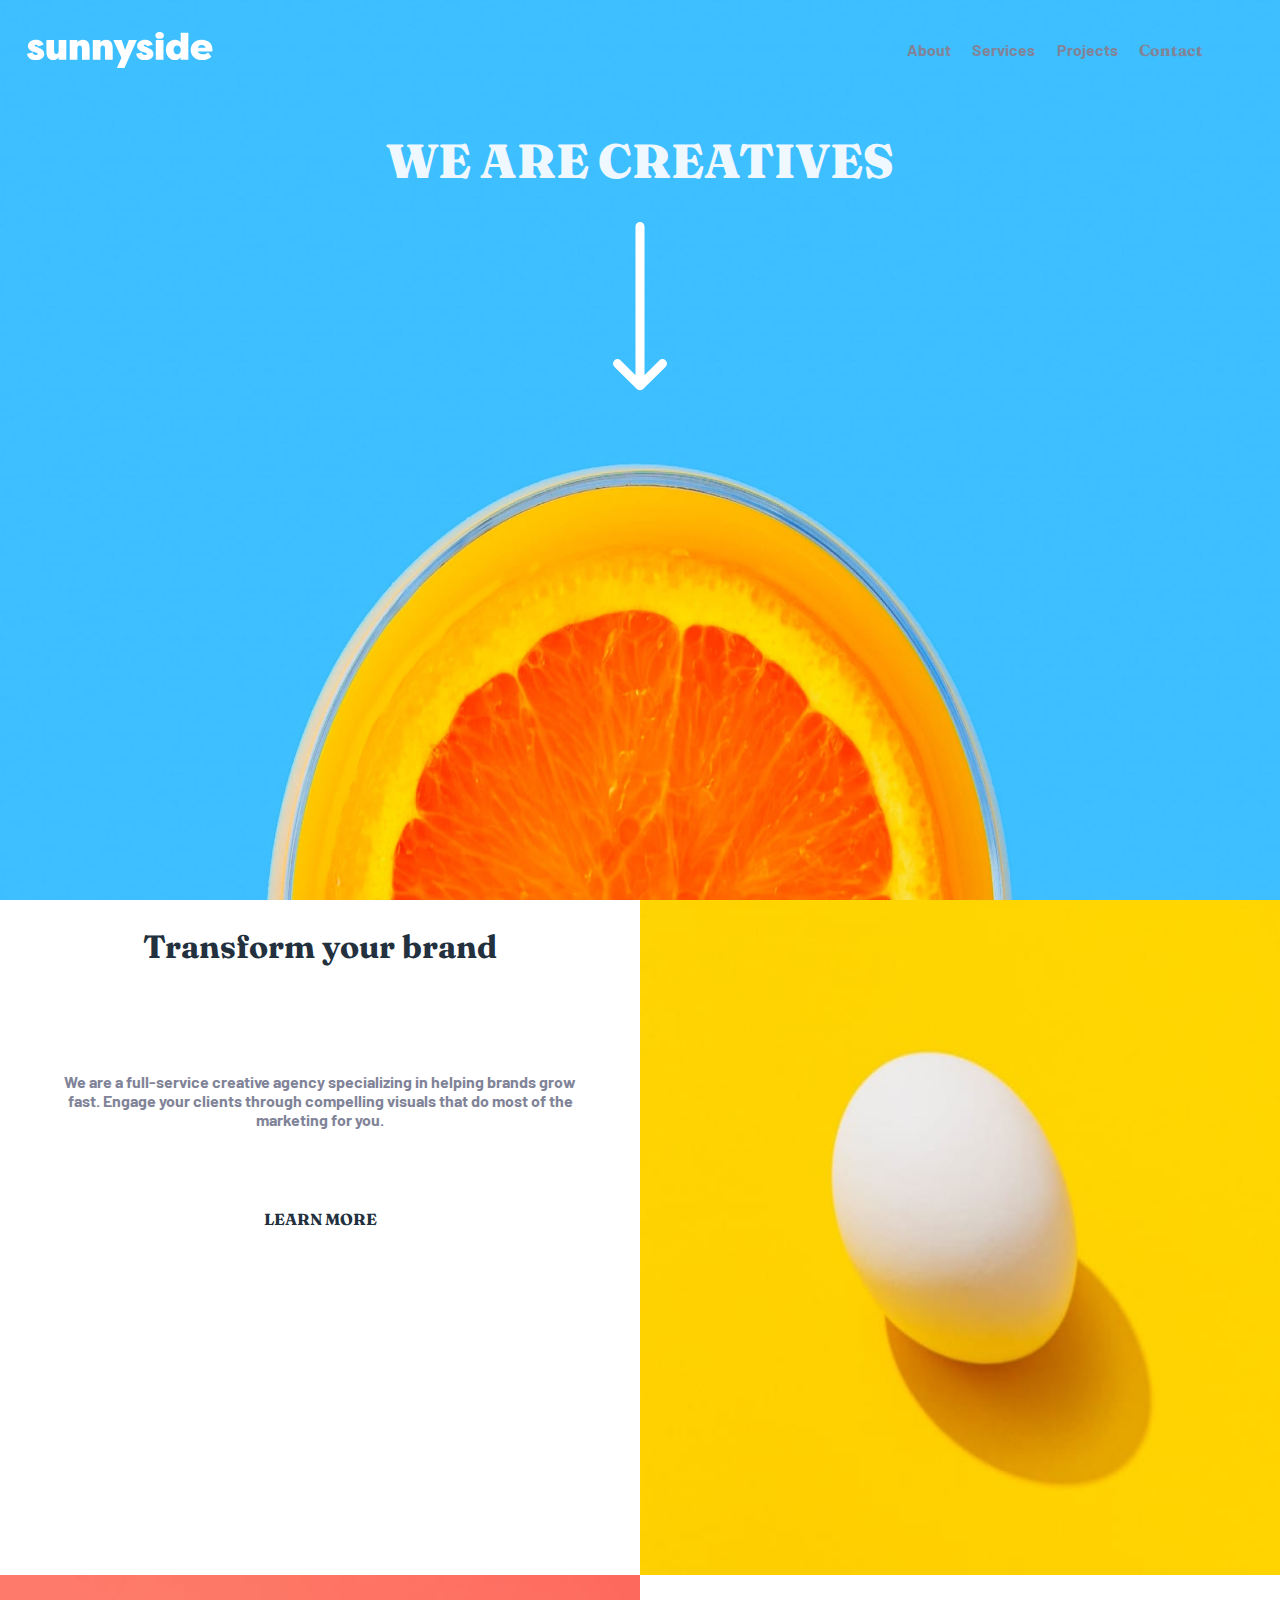
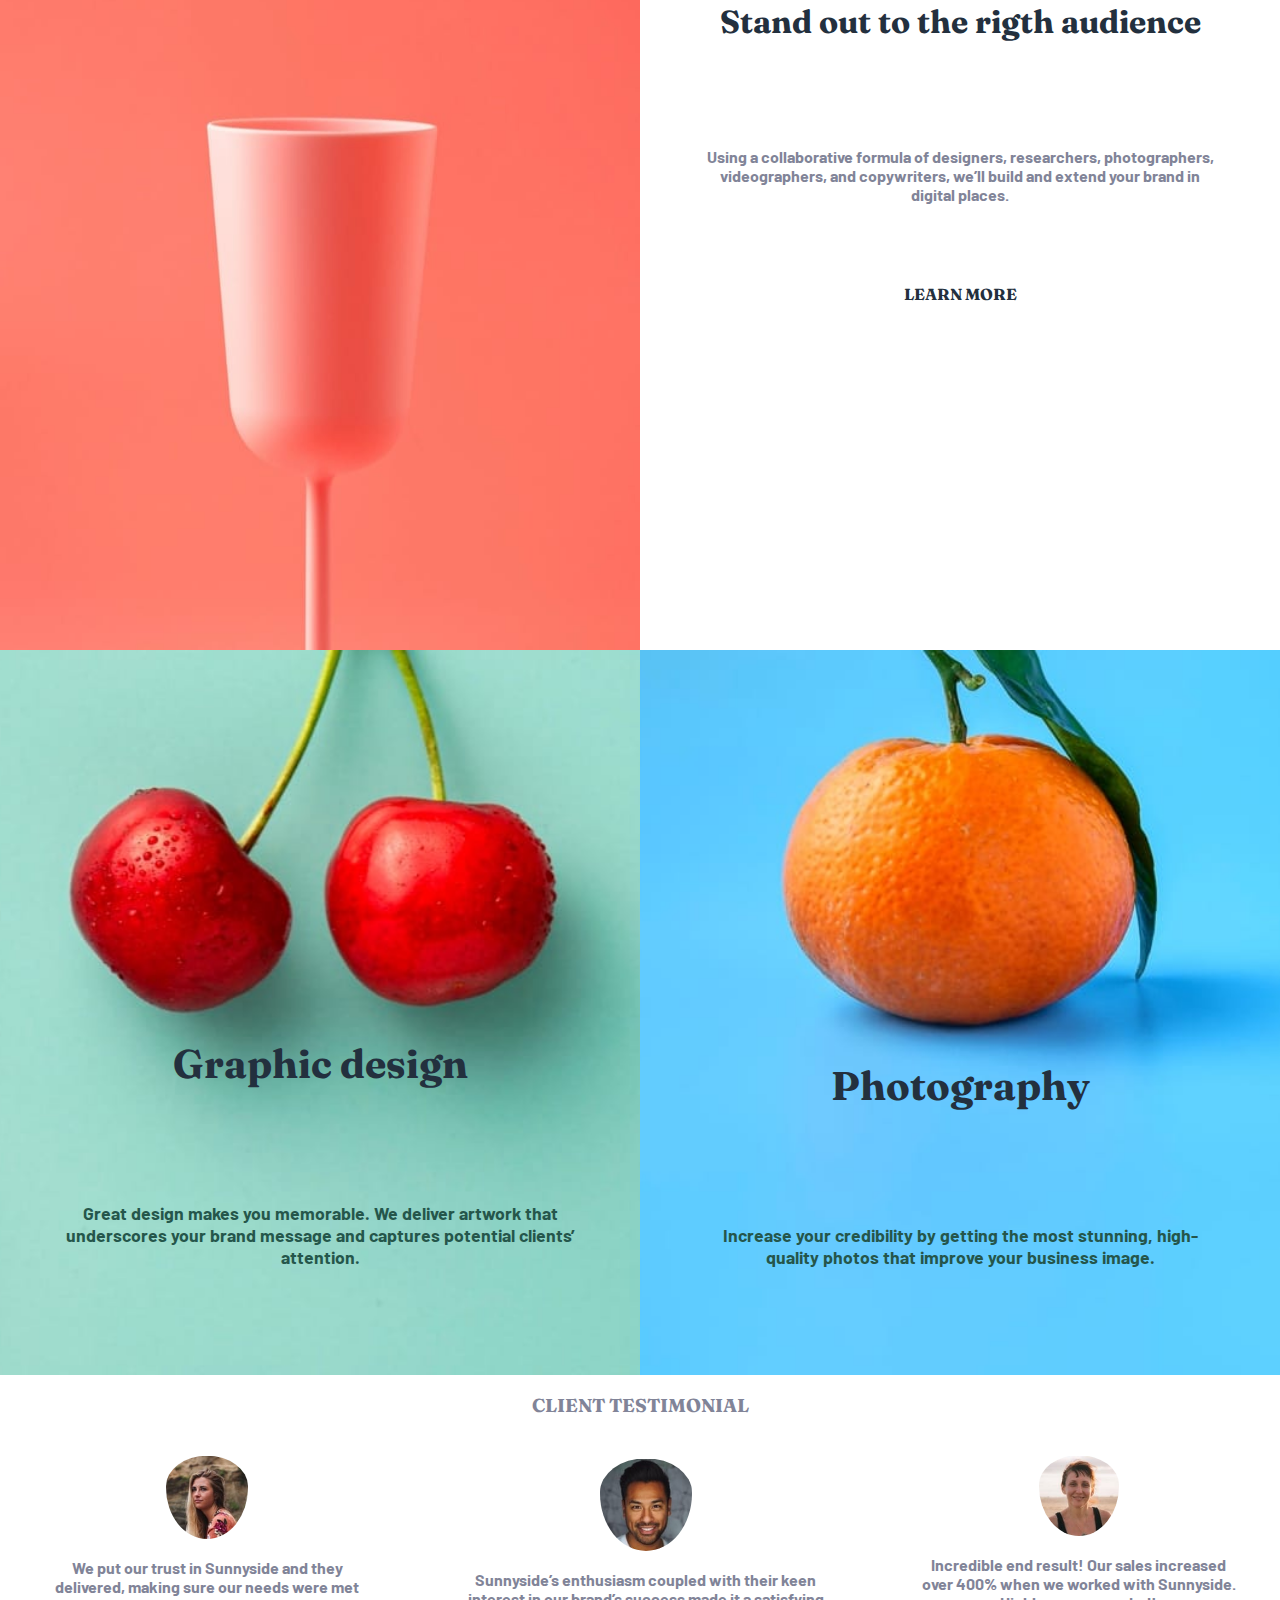
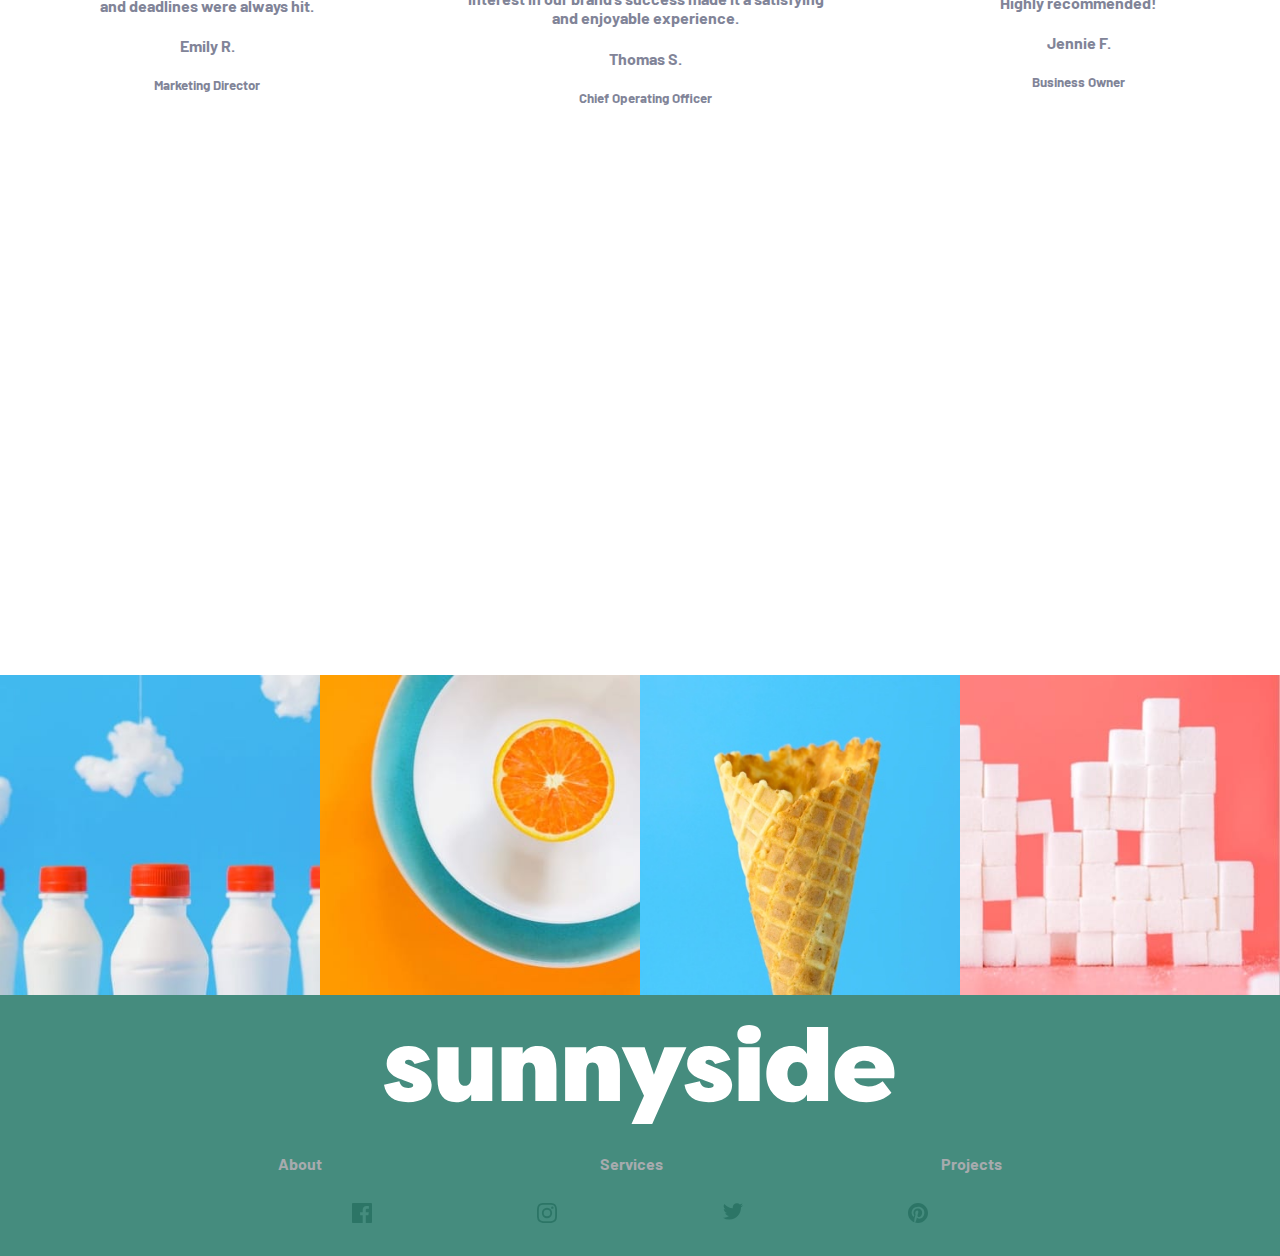
<file: index.html>
<!DOCTYPE html>
<html lang="en">
	<head>
		<meta charset="UTF-8" />
		<meta name="viewport" content="width=device-width, initial-scale=1.0" />
		<link rel="preconnect" href="https://fonts.googleapis.com">
		<link rel="preconnect" href="https://fonts.gstatic.com" crossorigin>
		<link href="https://fonts.googleapis.com/css2?family=Barlow:wght@600&family=Fraunces:opsz,wght@9..144,700;9..144,900&display=swap" rel="stylesheet">
		<link rel="stylesheet" href="./css/style.css" />
		<title>Example - Sunnyside</title>
	</head>
	<body class="flexCol barlow">
		<header class="flexCol">
			<nav class="flexRow">
				<img id="logoImage" src="./images/logo.svg" alt="Sunnyside logo">
				<div class="flexCol navbarLinks barlow oculto" id="navbarLinks">
					<div id="triangle"></div>
					<a href="#">About</a>
					<a href="#">Services</a>
					<a href="#">Projects</a>
					<a href="#" class="fraunces" id="contactButton">Contact</a>
				</div>
				<img id="menuImage" src="./images/icon-hamburger.svg" alt="menu icon">
			</nav>
			<div id="heroContainer" >
				<h1 id="mainTitle" class="fraunces">WE ARE CREATIVES</h1>
				<img id="arrowDownImage" src="./images/icon-arrow-down.svg" alt="arrowDown Image">
			</div>
		</header>
		<main class="flexCol">
			<section id="cardContainer" class="flexCol">
				<img id="card1" src="./images/mobile/image-transform.jpg" alt="egg image">
				<article id="card2" class="flexCol card">
					<h2 class="fraunces">Transform your brand</h2>
					<p>We are a full-service creative agency specializing in helping brands grow fast. 
						Engage your clients through compelling visuals that do most of the marketing for you.</p>
					<a class="learnBtn fraunces" href="">LEARN MORE</a>
				</article> 
			 	<img id="card3" src="./images/mobile/image-stand-out.jpg" alt="cup image">
				<article id="card4" class="flexCol card">
					<h2 class="fraunces">Stand out to the rigth audience</h2>
					<p> Using a collaborative formula of designers, researchers, photographers, videographers, and copywriters, we’ll build and extend your brand in digital places.</p>
					<a class="learnBtn fraunces" href="">LEARN MORE</a>
				</article>
				<article id="card5" class="flexCol fullCard">
					<h2 class="fraunces">Graphic design</h2>
					<p>Great design makes you memorable. We deliver artwork that underscores your brand message and captures potential clients’ attention.</p>
				</article>
				<article id="card6" class="flexCol fullCard">
						<h2 class="fraunces">Photography</h2>
						<p> Increase your credibility by getting the most stunning, high-quality photos that improve your business image.</p>
				</article>
			</section>
			
			<section id="testimonialSection" >
				<h3 class="fraunces">CLIENT TESTIMONIAL</h3>
				<div class="testimonialContainer">
					<article class="testimonialCards">
						<img src="./images/image-emily.jpg" alt="Emily R. image"></img>
						<p>We put our trust in Sunnyside and they delivered, making sure our needs were met and deadlines were always hit.</p>
						<h4>  Emily R.</h4>
						<h5>  Marketing Director</h6>
					</article>
					<article class="testimonialCards">
						<img src="./images/image-thomas.jpg" alt="Thomas S. image">
						<p>Sunnyside’s enthusiasm coupled with their keen interest in our brand’s success made it a satisfying and enjoyable experience.</p>
						<h4>  Thomas S.</h4>
						<h5>  Chief Operating Officer</h6>
					</article>
					<article class="testimonialCards">
						<img src="./images/image-jennie.jpg" alt="jenny f. image"></img>
						<p>Incredible end result! Our sales increased over 400% when we worked with Sunnyside. Highly recommended!</p>
						<h4>Jennie F.</h4>
						<h5>Business Owner</h6>
					</article>
				</div>
			</section>
		
			<section id="imagesAside" class="flexRow">
				<img src="./images/mobile/image-gallery-milkbottles.jpg" alt="milk bottles image">
				<img src="./images/mobile/image-gallery-orange.jpg" alt="orange image">
				<img src="./images/mobile/image-gallery-cone.jpg" alt="icecream cone">
				<img src="./images/mobile/image-gallery-sugar-cubes.jpg" alt="sugar cubes">
			</section>
		</main>
		<footer class="flexCol">
			<img id="footerLogo" src="./images/logo.svg" alt="SunnySide logo">
			<div class="footerLinksContainer flexRow">
				<a href="#">About</a>
				<a href="#">Services</a>
				<a href="#">Projects</a>
			</div>
			<div class="footerIconsContainer flexRow">
				<a href="http://www.facebook.com" target="_blank" rel="noopener noreferrer"><img src="./images/icon-facebook.svg" alt="facebook icon"></a>
				<a href="http://www.Instagram.com" target="_blank" rel="noopener noreferrer"><img src="./images/icon-instagram.svg" alt="Instagram icon"></a>
				<a href="http://www.Twitter.com" target="_blank" rel="noopener noreferrer"><img src="./images/icon-twitter.svg" alt="Twitter icon"></a>
				<a href="http://www.Pinterest.com" target="_blank" rel="noopener noreferrer"><img src="./images/icon-pinterest.svg" alt="Pinterest icon"></a>
			</div>
		</footer>
	<script src="./app.js"></script>
	</body>
</html>
</file>
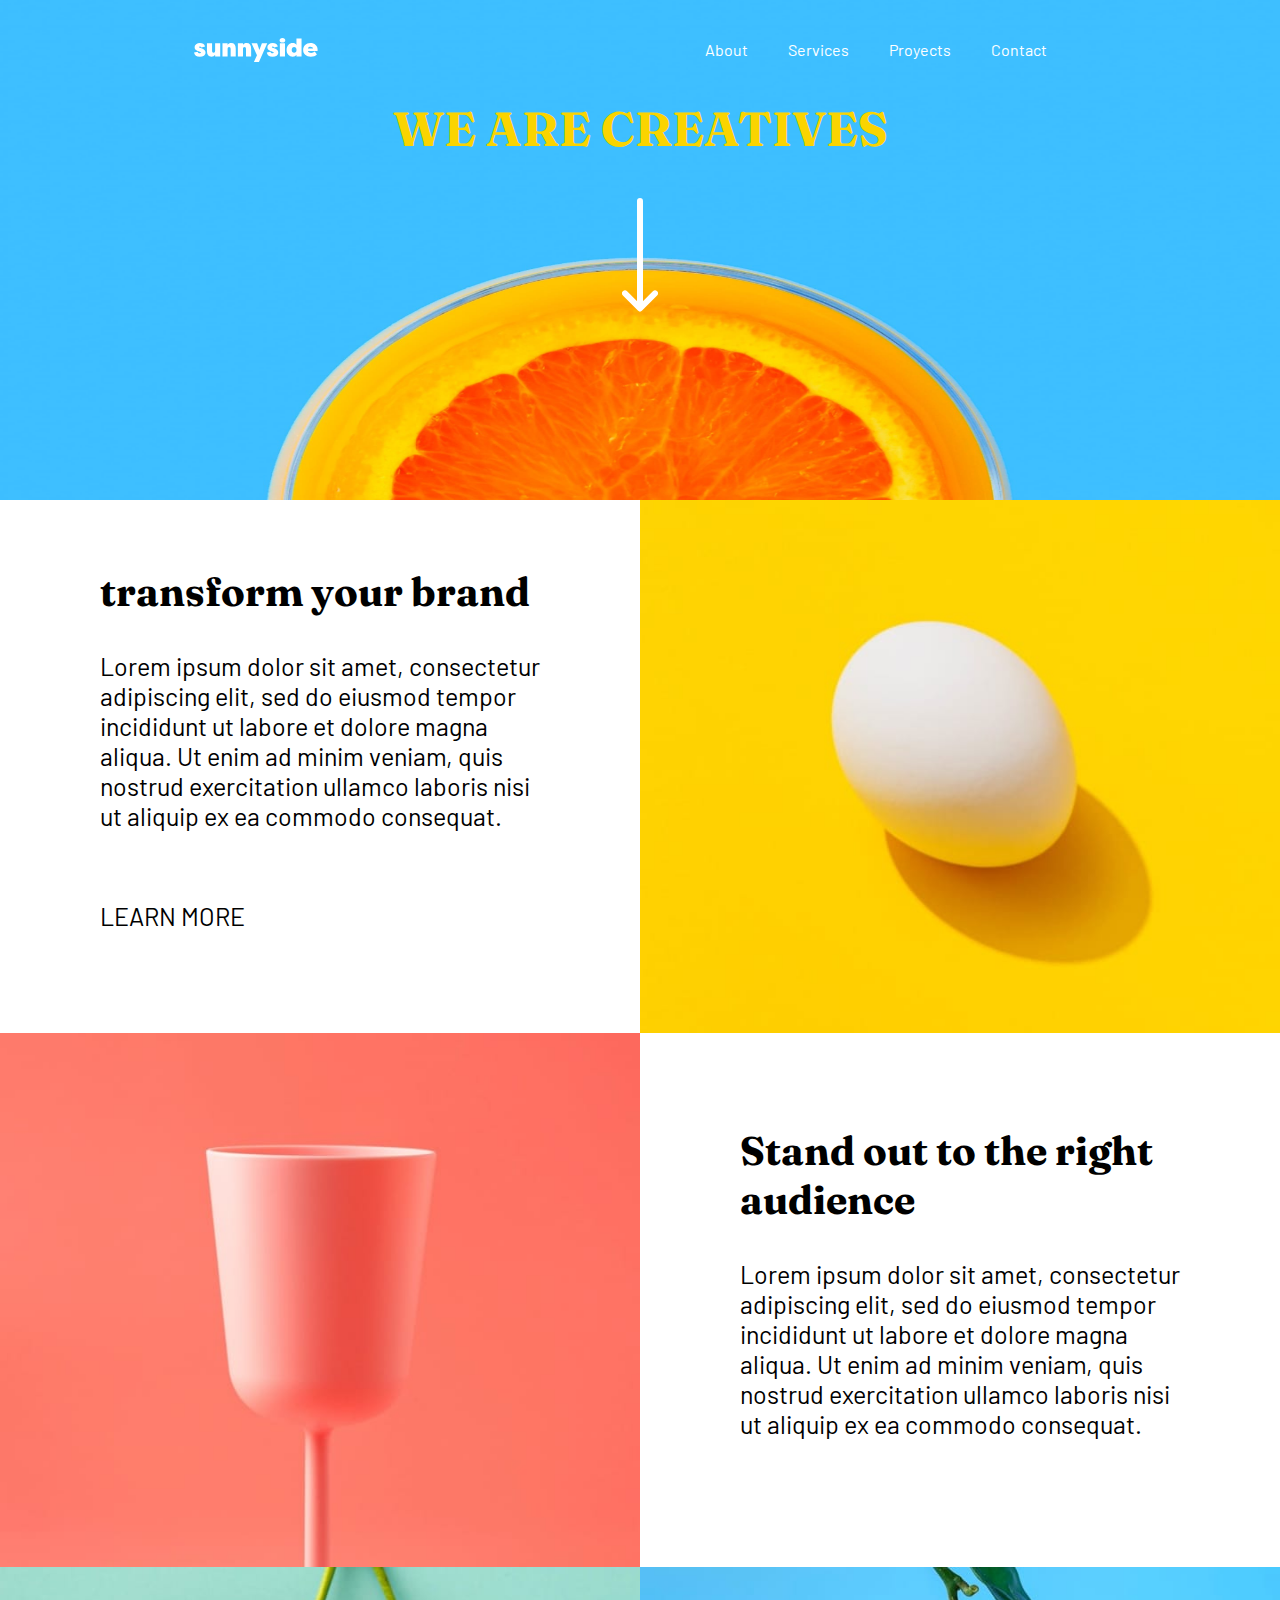
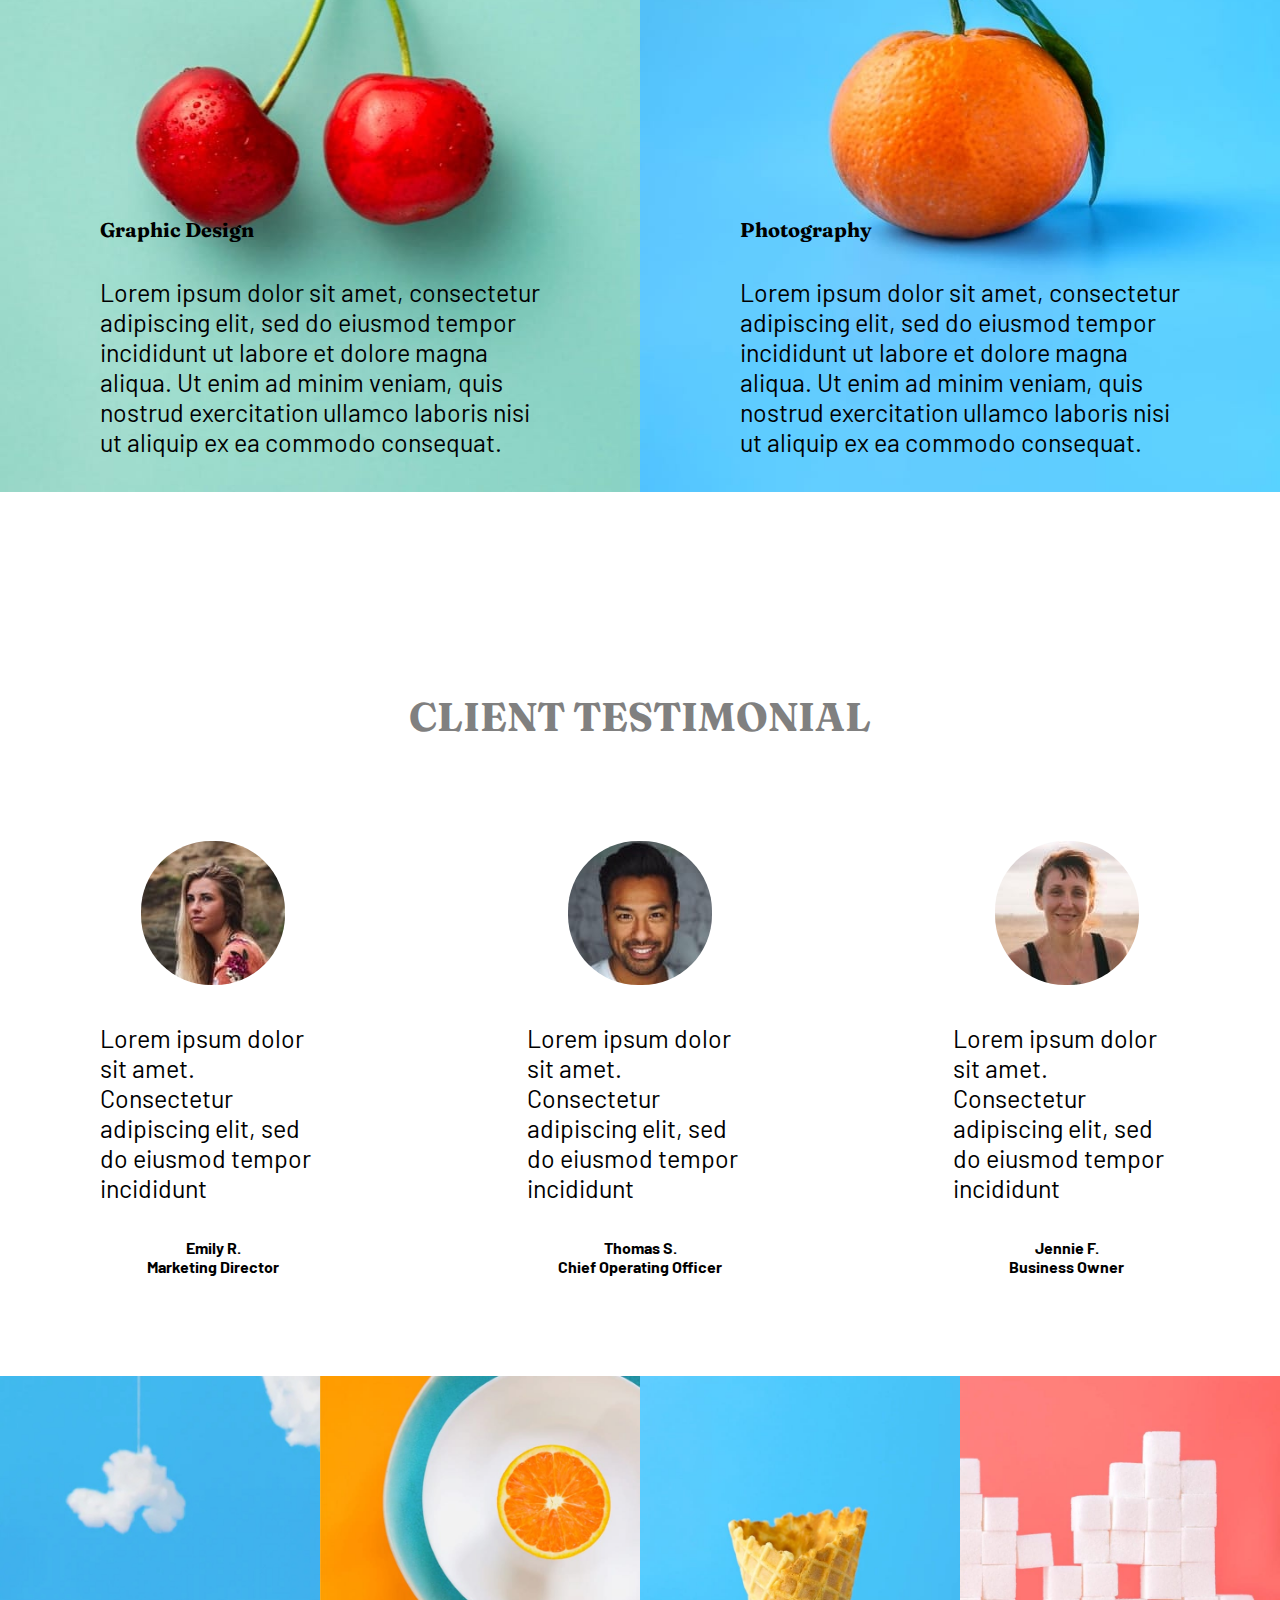
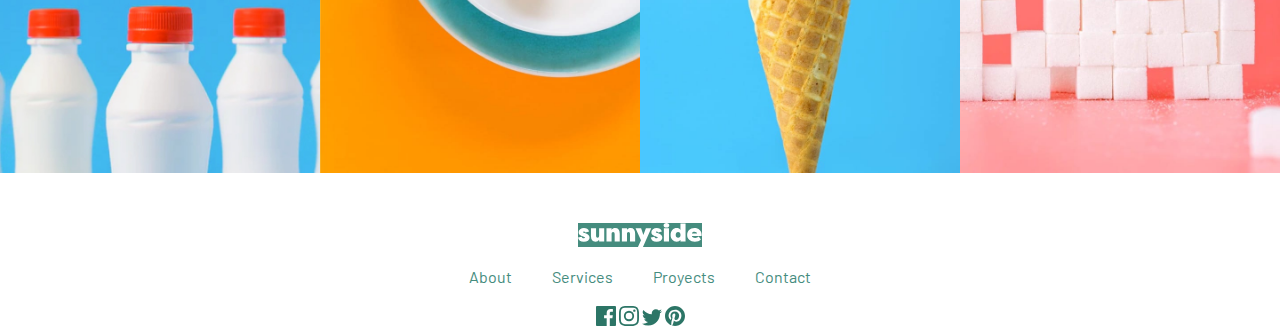
<file: Root/index.html>
<!DOCTYPE html>
<html lang="en">
  <head>
    <meta charset="UTF-8" />
    <meta name="viewport" content="width=device-width, initial-scale=1.0" />
    <!-- displays site properly based on user's device -->

    <link rel="preconnect" href="https://fonts.googleapis.com" />
    <link rel="preconnect" href="https://fonts.gstatic.com" crossorigin />
    <link rel="preconnect" href="https://fonts.googleapis.com" />
    <link rel="preconnect" href="https://fonts.gstatic.com" crossorigin />
    <link
      href="https://fonts.googleapis.com/css2?family=Barlow:wght@100;500;700&family=Fraunces:ital,opsz,wght@0,9..144,700;0,9..144,900;1,9..144,900&display=swap"
      rel="stylesheet"
    />
    <link
      href="https://fonts.googleapis.com/css2?family=Barlow:wght@100;500;700&family=Be+Vietnam+Pro:wght@400;700&display=swap"
      rel="stylesheet"
    />

    <link rel="stylesheet" href="./css/style.css" />
  </head>

  <body>
    <!--MENU-->
    <div class="background-image">
      <header class="flex">
        <img src="./images/logo.svg" alt="logo" />

        <nav>
          <ul class="menu1 flex">
            <li>
              <a
                class="menu"
                href="https://www.sunnyside.com/about/"
                target="_blank"
                >About</a
              >
            </li>
            <li>
              <a
                class="menu"
                href="https://www.sunnyside.com/services/"
                target="_blank"
                >Services</a
              >
            </li>
            <li>
              <a
                class="menu"
                href="https://www.sunnyside.com/proyects/"
                target="_blank"
                >Proyects</a
              >
            </li>
            <li>
              <a
                class="menu"
                href="https://www.sunnyside.com/Contact/"
                target="_blank"
                >Contact</a
              >
            </li>
          </ul>
        </nav>
      </header>

      <!--TITLE-->
      <main class="flex">
        <h1 class="titles">WE ARE CREATIVES</h1>
      </main>

      <article class="flex">
        <img class="flecha" src="./images/icon-arrow-down.svg" alt="flecha" />
      </article>
    </div>

    <!--GRID-->

    <section class="grid flex">
      <!--transform your brand-->
      <article class="box">
        <div class="box-information-white flex">
          <h3 class="titles">transform your brand</h3>
          <p>
            Lorem ipsum dolor sit amet, consectetur adipiscing elit, sed do
            eiusmod tempor incididunt ut labore et dolore magna aliqua. Ut enim
            ad minim veniam, quis nostrud exercitation ullamco laboris nisi ut
            aliquip ex ea commodo consequat.
          </p>
          <p>LEARN MORE</p>
        </div>

        <img
          class="box-information-image"
          src="./images/desktop/image-transform.jpg"
          alt="egg"
        />
      </article>
      <!-- egg -->

      <!--glass-->
      <article class="box">
        <img
          class="box-information-image"
          src="./images/desktop/image-stand-out.jpg"
          alt="glass"
        />

        <!-- stand out-->
        <div class="box-information-white flex">
          <h3 class="titles">Stand out to the right audience</h3>
          <p>
            Lorem ipsum dolor sit amet, consectetur adipiscing elit, sed do
            eiusmod tempor incididunt ut labore et dolore magna aliqua. Ut enim
            ad minim veniam, quis nostrud exercitation ullamco laboris nisi ut
            aliquip ex ea commodo consequat.
          </p>
        </div>
      </article>

      <!--cherry-->
      <article class="box">
        <div class="box-information-white boxBackground Graphic-design flex">
          <h3 class="titles imageBox">Graphic Design</h3>
          <p>
            Lorem ipsum dolor sit amet, consectetur adipiscing elit, sed do
            eiusmod tempor incididunt ut labore et dolore magna aliqua. Ut enim
            ad minim veniam, quis nostrud exercitation ullamco laboris nisi ut
            aliquip ex ea commodo consequat.
          </p>
        </div>

        <div class="box-information-white boxBackground Photography flex">
          <h3 class="titles imageBox">Photography</h3>
          <p>
            Lorem ipsum dolor sit amet, consectetur adipiscing elit, sed do
            eiusmod tempor incididunt ut labore et dolore magna aliqua. Ut enim
            ad minim veniam, quis nostrud exercitation ullamco laboris nisi ut
            aliquip ex ea commodo consequat.
          </p>
        </div>
      </article>
    </section>

    <!--CARDS-->
    <section>
      <h3 class="titles client flex">CLIENT TESTIMONIAL</h3>

      <article class="card-Container flex">
        <div class="card">
          <img class="avatar" src="./images/image-emily.jpg" alt="Emily" />
          <p>
            Lorem ipsum dolor sit amet. Consectetur adipiscing elit, sed do
            eiusmod tempor incididunt
          </p>
          <h4>Emily R.</h4>
          <h4>Marketing Director</h4>
        </div>

        <div class="card">
          <img class="avatar" src="./images/image-thomas.jpg" alt="Thomas" />
          <p>
            Lorem ipsum dolor sit amet. Consectetur adipiscing elit, sed do
            eiusmod tempor incididunt
          </p>
          <h4>Thomas S.</h4>
          <h4>Chief Operating Officer</h4>
        </div>

        <div class="card">
          <img class="avatar" src="./images/image-jennie.jpg" alt="Jennie" />
          <p>
            Lorem ipsum dolor sit amet. Consectetur adipiscing elit, sed do
            eiusmod tempor incididunt
          </p>
          <h4>Jennie F.</h4>
          <h4>Business Owner</h4>
        </div>
      </article>
    </section>
    
    <section id="imagesAside">
      <img src="./images/desktop/image-gallery-milkbottles.jpg" alt="milk bottles image">
      <img src="./images/desktop/image-gallery-orange.jpg" alt="orange image">
      <img src="./images/desktop/image-gallery-cone.jpg" alt="icecream cone">
      <img src="./images/desktop/image-gallery-sugarcubes.jpg" alt="sugar cubes">
    </section>

    <footer class="flex">
      <img class="logoFooter" src="./images/logo.svg" alt="logo">

      <nav class="contentMenuFooter">
       <ul class="menu1 flex">
            <li>
              <a
                class="menu footerMenu"
                href="https://www.sunnyside.com/about/"
                target="_blank"
                >About</a
              >
            </li>
            <li>
              <a
                class="menu footerMenu"
                href="https://www.sunnyside.com/services/"
                target="_blank"
                >Services</a
              >
            </li>
            <li>
              <a
                class="menu footerMenu"
                href="https://www.sunnyside.com/proyects/"
                target="_blank"
                >Proyects</a
              >
            </li>
            <li>
              <a
                class="menu footerMenu"
                href="https://www.sunnyside.com/Contact/"
                target="_blank"
                >Contact</a
              >
            </li>
          </ul>
      </nav>

      <article class="socialMedia">
        <img src="./images/icon-facebook.svg" alt="facebook">
        <img src="./images/icon-instagram.svg" alt="instagram">
        <img src="./images/icon-twitter.svg" alt="twitter">
        <img src="./images/icon-pinterest.svg" alt="pinterest">
      </article>
      
    </footer>
  </body>
</html>
</file>
<file: css/style.css>
@import url("https://fonts.googleapis.com/css2?family=Barlow:wght@600&family=Fraunces:opsz,wght@9..144,700;9..144,900&display=swap");
body {
  margin: 0;
  padding: 0;
  box-sizing: content-box;
  display: flex;
  width: 100vw;
}

.flex {
  display: flex;
}

.flexCol {
  display: flex;
  flex-direction: column;
}

.flexRow {
  display: flex;
  flex-direction: row;
}

.oculto {
  display: none;
}

.barlow {
  font-family: "Barlow", sans-serif;
  font-weight: 700;
  color: hsl(232deg, 10%, 55%);
}

.fraunces {
  font-family: "Fraunces", serif;
}

header {
  width: 100%;
  height: 100vh;
  background-image: url(../images/mobile/image-header.jpg);
  background-size: 100% 100vh;
  background-repeat: no-repeat;
}
header nav {
  height: 7vh;
  top: 0;
  justify-content: space-between;
  align-items: center;
  padding: 2vh 3vh;
}
header nav img {
  height: 4vh;
}
header nav div {
  position: absolute;
  z-index: 10;
  justify-content: space-evenly;
  top: 10px;
  margin: 20% 0% 5%;
  width: 90%;
  height: 40%;
  background-color: azure;
  text-align: center;
}
header nav div #triangle {
  transform: skewY(-45deg);
  margin: 0;
  position: absolute;
  z-index: -1;
  width: 15%;
  height: 15%;
  background-color: azure;
  top: 0px;
  right: 0px;
}
header nav div a {
  text-decoration: none;
  color: hsl(232deg, 10%, 55%);
}
header nav div #contactButton {
  width: 25%;
  padding: 3%;
  margin-left: auto;
  margin-right: auto;
  border-radius: 100px;
}
header #heroContainer {
  text-align: center;
}
header #heroContainer h1 {
  font-size: 3em;
  font-weight: 900;
  text-align: center;
  color: aliceblue;
}
header #heroContainer #arrowDownImage {
  height: 70%;
}

#cardContainer {
  text-align: center;
}
#cardContainer img {
  width: 100%;
  height: 40vh;
}
#cardContainer article {
  padding: 25px 0px;
  height: 60vh;
}
#cardContainer article h2 {
  font-size: 2.5rem;
  color: hsl(212deg, 27%, 19%);
}
#cardContainer article p {
  padding: 10%;
}
#cardContainer article a {
  text-decoration: none;
  color: hsl(212deg, 27%, 19%);
  font-weight: bold;
}
#cardContainer article .learnBtn:hover {
  text-decoration: underline;
  text-shadow: 2px;
  text-decoration-thickness: 3px;
}
#cardContainer .fullCard {
  width: 100%;
  text-align: center;
  height: 100vh;
  background-size: cover;
  background-repeat: no-repeat;
  background-position: center;
  align-items: center;
  justify-content: flex-end;
  color: hsl(167deg, 40%, 24%);
}
#cardContainer .fullCard p {
  font-size: 1.1rem;
}
#cardContainer #card2 .learnBtn:hover {
  text-decoration-color: yellow;
}
#cardContainer #card4 .learnBtn:hover {
  text-decoration-color: orange;
}
#cardContainer #card5 {
  background-image: url(../images/mobile/image-graphic-design.jpg);
}
#cardContainer #card6 {
  background-image: url(../images/mobile/image-photography.jpg);
}

#testimonialSection {
  text-align: center;
}
#testimonialSection .testimonialCards {
  text-align: center;
}
#testimonialSection .testimonialCards img {
  padding-top: 5%;
  width: 20%;
  border-radius: 100%;
}
#testimonialSection .testimonialCards p {
  padding: 0% 10% 0% 10%;
}

#imagesAside {
  flex-wrap: wrap;
}
#imagesAside img {
  width: 50%;
}

footer {
  padding-top: 30px;
  align-items: center;
  background-color: hsl(168deg, 34%, 41%);
  text-align: center;
}
footer #footerLogo {
  width: 40%;
}
footer .footerLinksContainer {
  width: 100%;
  justify-content: space-evenly;
}
footer .footerLinksContainer a {
  padding-top: 30px;
  text-decoration: none;
  color: hsl(210deg, 4%, 67%);
}
footer .footerIconsContainer {
  padding: 30px;
  width: 45%;
  justify-content: space-between;
}

@media screen and (min-width: 960px) {
  #menuImage {
    display: none;
  }
  header {
    background-image: url(../images/desktop/image-header.jpg);
    background-size: 100% 100vh;
  }
  header nav #navbarLinks {
    width: 25%;
    display: inline-flex;
    justify-content: space-between;
    align-items: center;
    background-color: transparent;
    position: unset;
    margin: 0;
    padding: 0;
    padding-right: 5%;
    flex-direction: row;
  }
  header nav #navbarLinks a {
    display: inline;
    padding-left: 7%;
  }
  header nav #navbarLinks #contactButton {
    margin: 0;
  }
  header nav #navbarLinks #triangle {
    display: none;
  }
  #cardContainer {
    flex-direction: row;
    flex-wrap: wrap;
  }
  #cardContainer img {
    width: 50%;
    height: 75vh;
  }
  #cardContainer .card {
    padding: 0;
    width: 50%;
    height: 75vh;
  }
  #cardContainer .card h2 {
    font-size: 2rem;
  }
  #cardContainer #card2 {
    order: -1;
  }
  #cardContainer .fullCard {
    width: 50%;
    height: 75vh;
    background-size: cover;
  }
  #cardContainer .fullCard p {
    width: 80%;
  }
  #cardContainer #card5 {
    background-image: url(../images/desktop/image-graphic-design.jpg);
  }
  #cardContainer #card6 {
    background-image: url(../images/desktop/image-photography.jpg);
  }
  #testimonialSection {
    text-align: center;
    display: flex;
    flex-direction: column;
    height: 100vh;
  }
  #testimonialSection .testimonialContainer {
    display: flex;
    flex-direction: row;
  }
  #testimonialSection .testimonialContainer .testimonialCards {
    text-align: center;
  }
  #testimonialSection .testimonialContainer .testimonialCards img {
    padding-top: 5%;
    width: 20%;
    border-radius: 100%;
  }
  #testimonialSection .testimonialContainer .testimonialCards p {
    padding: 0% 10% 0% 10%;
  }
  #imagesAside {
    flex-wrap: wrap;
  }
  #imagesAside img {
    width: 25%;
  }
}

/*# sourceMappingURL=style.css.map */
</file>
<file: Root/css/style.css>
/* Estilos inciales para la versión preliminar de Main */

* {
  margin: 0;
  padding: 0;
  box-sizing: border-box;
  font-family: "Barlow", sans-serif;
  justify-content: center;

}

.flex {
  display: flex;
}
.titles {
  font-family: "Fraunces", serif;
}

.background-image {
  background-image: url(../images/desktop/image-header.jpg);
  background-size: cover;
  background-position: center;
  background-repeat: no-repeat;
  background-size: 100% 100%;
  height: 500px;
}
/*MENU*/
header {
  justify-content: space-around;
  align-items: center;
  padding: 20px;
 
}
.menu1 {
  padding: 20px;
  list-style: none;
}
.menu {
  text-decoration: none;
  justify-content: space-around;
  padding: 20px;
  color: white;
}

a:hover {
  background-color: rgba(225, 229, 106, 0.564);
  border-radius: 30px;
  padding: 15px;
}

/*PRINCIPAL FRONT*/

h1 {
  font-size: 3rem;
  color: hsl(51, 100%, 49%);
  align-items: center;
}

.flecha {
  padding-top: 40px;
}

/*GRID*/
.grid {
width: 100%;
flex-wrap: wrap;

}

.box {
  display: flex;
  align-content: space-between;

}

.box-information-white {
  justify-content: center;
  width: 50%;
  flex-direction: column;
  align-content: center;
  padding: 0px 100px;
  
}
.box-information-image {
   width: 50%;
}

h3 {
  font-size: 40px;
  font-weight: 700;
}
p {
  font-size: 25px;
  padding: 35px 0px;
  text-align: left;
}

.boxBackground{
  /* width: 50%;
  height: auto; */
  /* background-size: cover; */
  background-repeat: no-repeat;
  background-size: 100% 100%;
  
}
.Graphic-design {
   background-image: url(../images/desktop/image-graphic-design.jpg);
  ;
  padding-top: 250px;
}

.Photography {
  background-image: url(../images/desktop/image-photography.jpg);
  padding-top: 250px;
}

.imageBox {
  font-size: 20px;
}

/*CARDS*/
.card-Container {
justify-content: space-between;
}

.client {
  color: grey;
  padding: 200px 0px 0px 0px;
}
.card {
flex-direction: column;
text-align: center;
padding: 100px;
}

.avatar {
  border-radius: 70px;

}


/* Estilo del Aside creado por Jorge */

#imagesAside {
  display: flex;
  width: 100%;
  flex-wrap: wrap;
}
#imagesAside img {
  padding: 0;
  margin: 0;
  width: 25%;
}

/*FOOTER*/

footer {
flex-direction: column;
align-items: center;
}

.logoFooter {
  background-color: hsl(168, 34%, 41%); ;
  margin-top: 50px;
}

.footerMenu {
  color:  hsl(168, 34%, 41%);
}
.contentMenuFooter {
  flex-direction: row;

}
.socialMedia {
align-content:space-between;}
</file>
